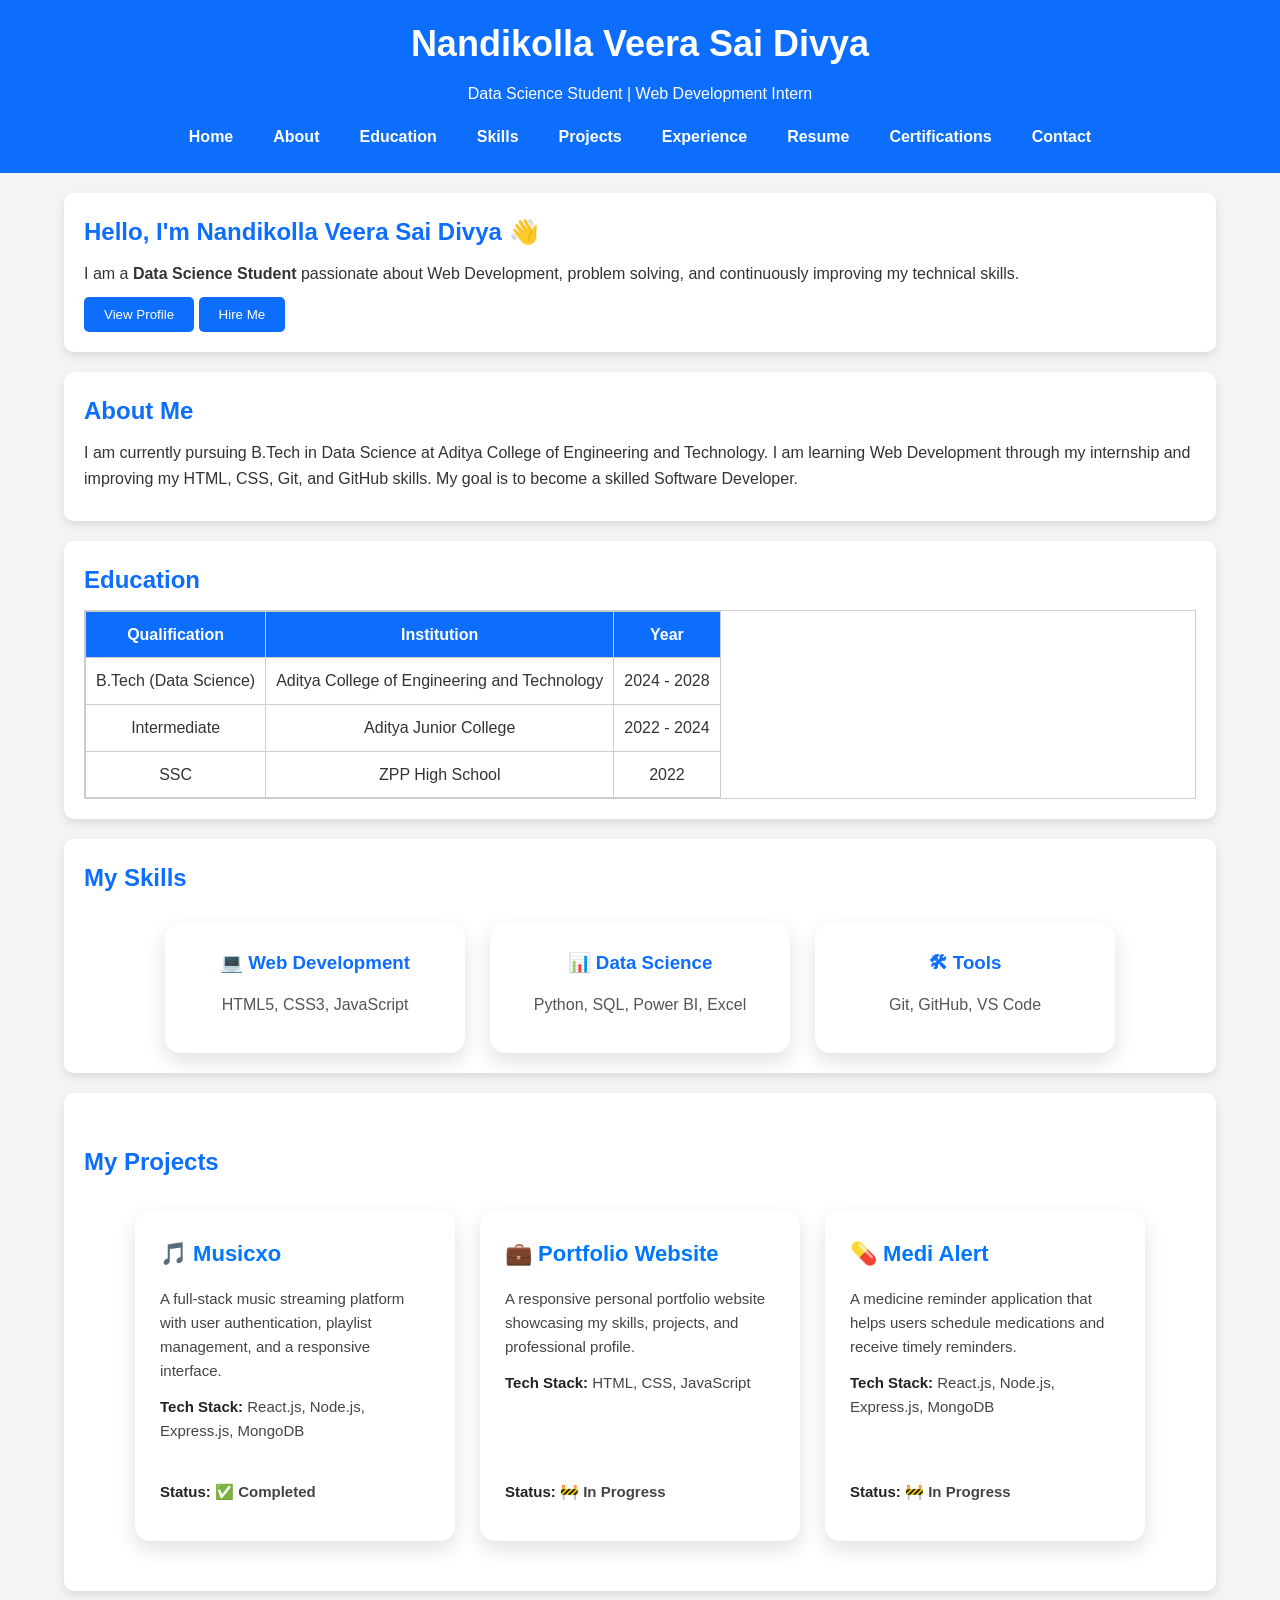
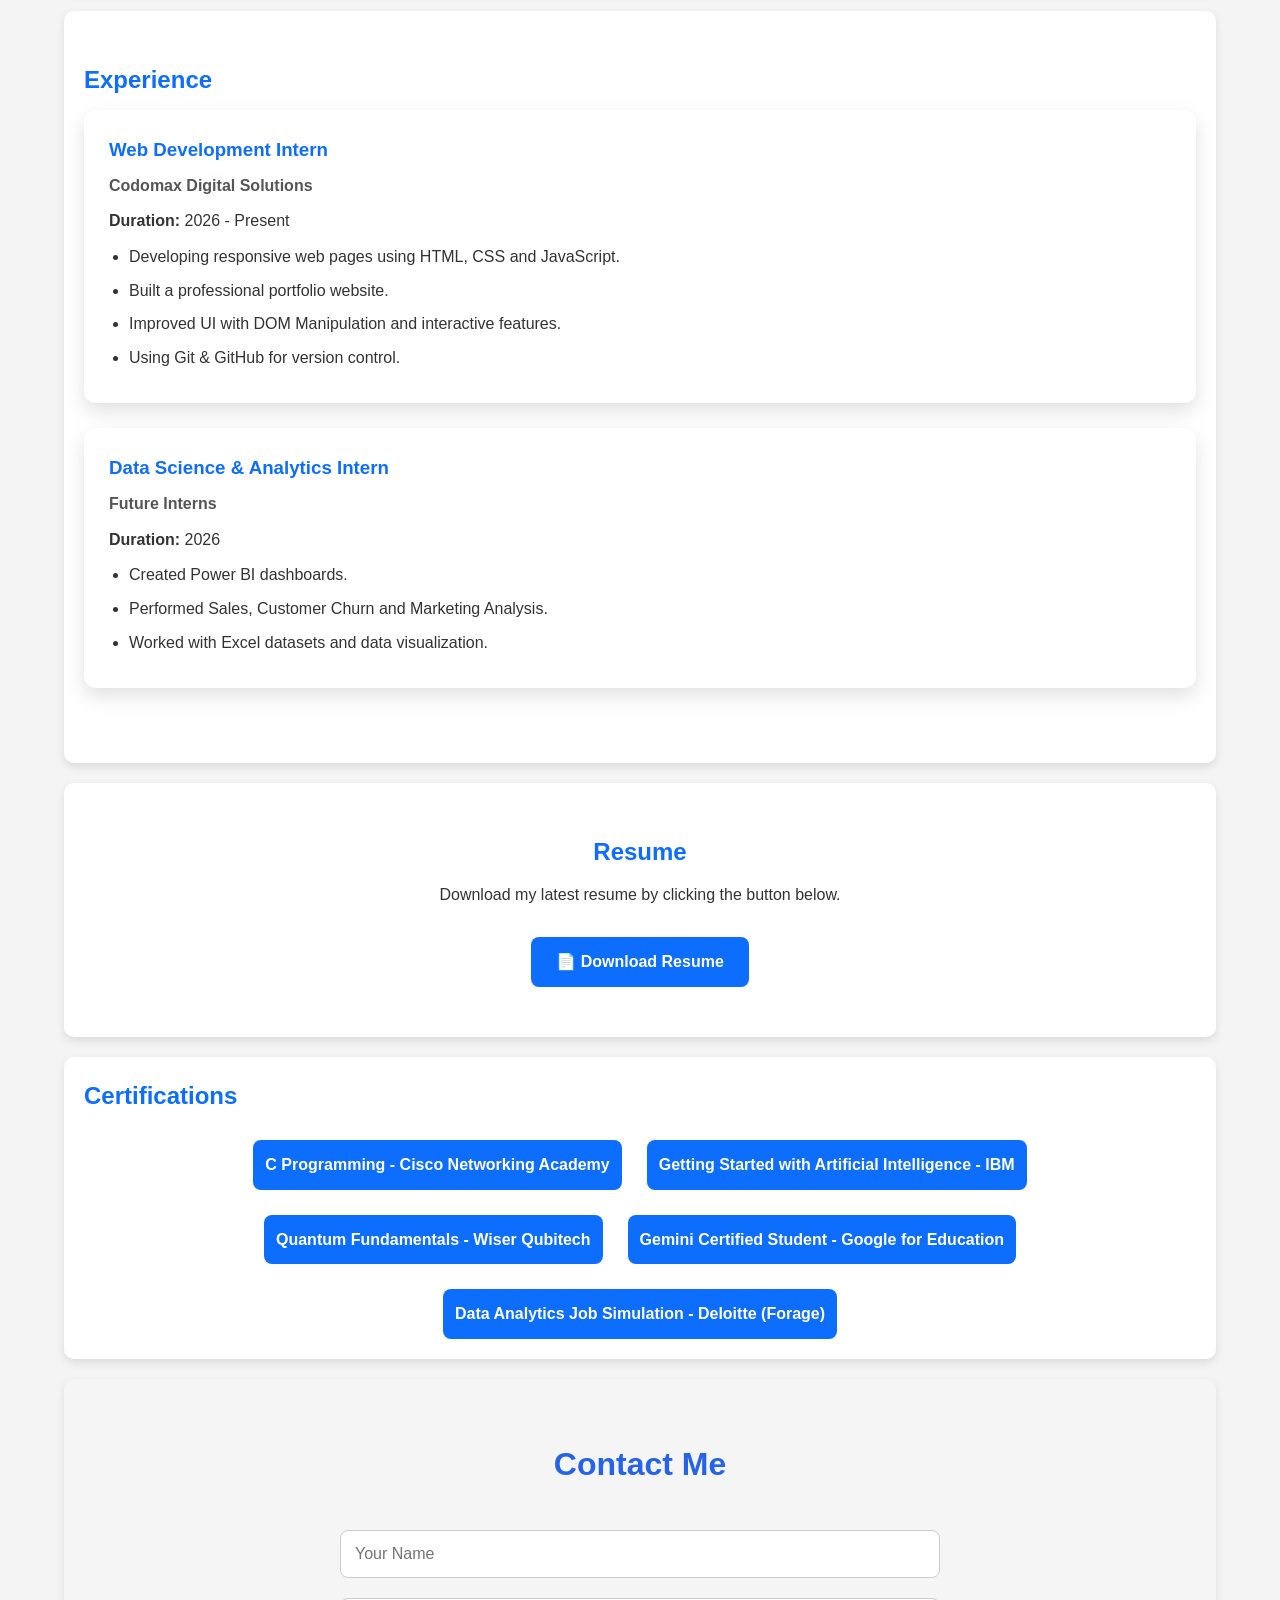
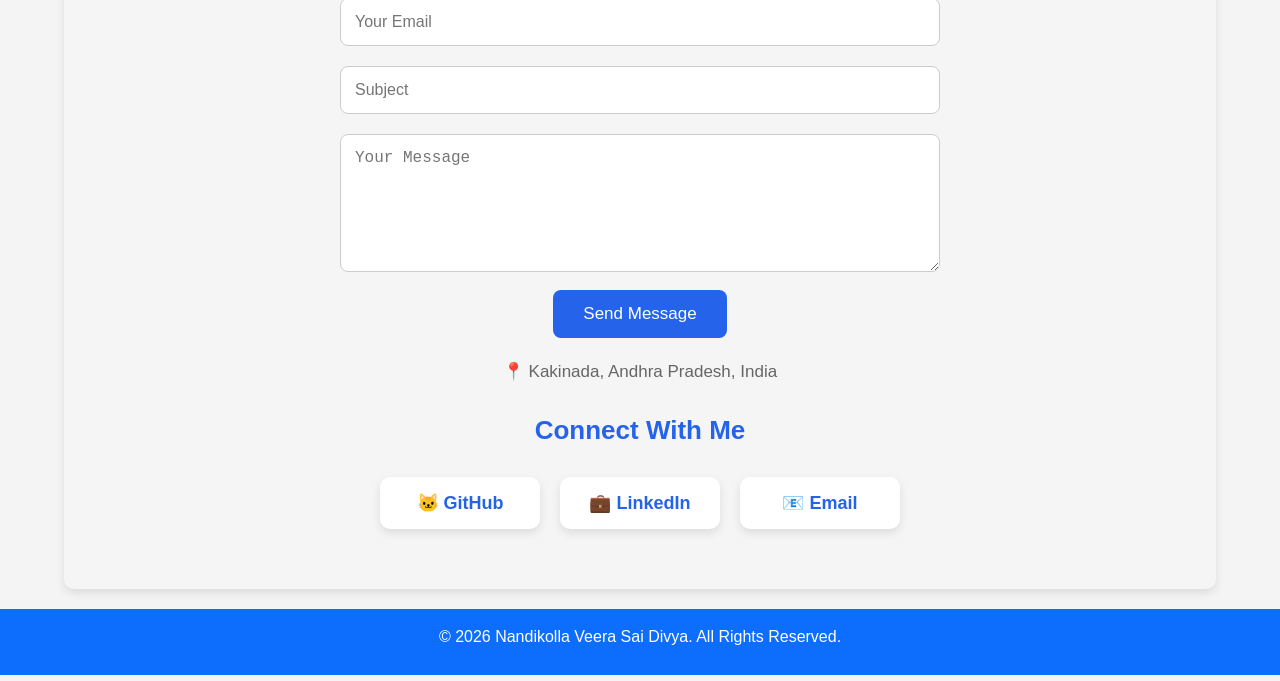
<file: index.html>
<!DOCTYPE html>
<html lang="en">

<head>
    <meta charset="UTF-8">
    <meta name="viewport" content="width=device-width, initial-scale=1.0">

    <title>Nandikolla Veera Sai Divya | Portfolio</title>

    <link rel="stylesheet" href="style.css">
</head>

<body>

    <!-- Header -->
    <header>
        <h1>Nandikolla Veera Sai Divya</h1>
        <p>Data Science Student | Web Development Intern</p>

        <nav>
            <a href="#home">Home</a>
            <a href="#about">About</a>
            <a href="#education">Education</a>
            <a href="#skills">Skills</a>
            <a href="#projects">Projects</a>
            <a href="#experience">Experience</a>
            <a href="#resume">Resume</a>
            <a href="#certifications">Certifications</a>
            <a href="#contact">Contact</a>
        </nav>
    </header>


    <main>

        <!-- Home / Hero Section -->
        <section id="home">

            <h2 id="heading">
                Hello, I'm Nandikolla Veera Sai Divya 👋
            </h2>

            <p id="welcomeMessage">
                I am a <strong>Data Science Student</strong> passionate about
                Web Development, problem solving, and continuously improving
                my technical skills.
            </p>

            <button id="welcomeBtn">View Profile</button>
            <button id="hireBtn">Hire Me</button>

        </section>


        <!-- About -->
        <section id="about">

            <h2>About Me</h2>

            <p>
                I am currently pursuing B.Tech in Data Science at Aditya College
                of Engineering and Technology. I am learning Web Development
                through my internship and improving my HTML, CSS, Git, and GitHub
                skills. My goal is to become a skilled Software Developer.
            </p>

        </section>


        <!-- Education -->
        <section id="education">

            <h2>Education</h2>

            <table>

                <tr>
                    <th>Qualification</th>
                    <th>Institution</th>
                    <th>Year</th>
                </tr>

                <tr>
                    <td>B.Tech (Data Science)</td>
                    <td>Aditya College of Engineering and Technology</td>
                    <td>2024 - 2028</td>
                </tr>

                <tr>
                    <td>Intermediate</td>
                    <td>Aditya Junior College</td>
                    <td>2022 - 2024</td>
                </tr>

                <tr>
                    <td>SSC</td>
                    <td>ZPP High School</td>
                    <td>2022</td>
                </tr>

            </table>

        </section>


        <!-- Skills -->
        <section id="skills">

            <h2>My Skills</h2>

            <div class="skills-container">

                <div class="skill-card">
                    <h3>💻 Web Development</h3>
                    <p>HTML5, CSS3, JavaScript</p>
                </div>

                <div class="skill-card">
                    <h3>📊 Data Science</h3>
                    <p>Python, SQL, Power BI, Excel</p>
                </div>

                <div class="skill-card">
                    <h3>🛠 Tools</h3>
                    <p>Git, GitHub, VS Code</p>
                </div>

            </div>

        </section>


        <!-- Projects -->
        <section id="projects">

            <h2>My Projects</h2>

            <div class="projects-container">

                <div class="project-card">

                    <h3>🎵 Musicxo</h3>

                    <p>
                        A full-stack music streaming platform with user
                        authentication, playlist management, and a responsive
                        interface.
                    </p>

                    <p>
                        <strong>Tech Stack:</strong>
                        React.js, Node.js, Express.js, MongoDB
                    </p>

                    <p>
                        <strong>Status:</strong> ✅ Completed
                    </p>

                </div>


                <div class="project-card">

                    <h3>💼 Portfolio Website</h3>

                    <p>
                        A responsive personal portfolio website showcasing my
                        skills, projects, and professional profile.
                    </p>

                    <p>
                        <strong>Tech Stack:</strong>
                        HTML, CSS, JavaScript
                    </p>

                    <p>
                        <strong>Status:</strong> 🚧 In Progress
                    </p>

                </div>


                <div class="project-card">

                    <h3>💊 Medi Alert</h3>

                    <p>
                        A medicine reminder application that helps users schedule
                        medications and receive timely reminders.
                    </p>

                    <p>
                        <strong>Tech Stack:</strong>
                        React.js, Node.js, Express.js, MongoDB
                    </p>

                    <p>
                        <strong>Status:</strong> 🚧 In Progress
                    </p>

                </div>

            </div>

        </section>


        <!-- Experience -->
        <section id="experience">

            <h2>Experience</h2>

            <div class="experience-card">

                <h3>Web Development Intern</h3>

                <h4>Codomax Digital Solutions</h4>

                <p>
                    <strong>Duration:</strong> 2026 - Present
                </p>

                <ul>
                    <li>
                        Developing responsive web pages using HTML, CSS and JavaScript.
                    </li>

                    <li>
                        Built a professional portfolio website.
                    </li>

                    <li>
                        Improved UI with DOM Manipulation and interactive features.
                    </li>

                    <li>
                        Using Git & GitHub for version control.
                    </li>
                </ul>

            </div>


            <div class="experience-card">

                <h3>Data Science & Analytics Intern</h3>

                <h4>Future Interns</h4>

                <p>
                    <strong>Duration:</strong> 2026
                </p>

                <ul>
                    <li>Created Power BI dashboards.</li>

                    <li>
                        Performed Sales, Customer Churn and Marketing Analysis.
                    </li>

                    <li>
                        Worked with Excel datasets and data visualization.
                    </li>
                </ul>

            </div>

        </section>


        <!-- Resume -->
        <section id="resume">

            <h2>Resume</h2>

            <p>
                Download my latest resume by clicking the button below.
            </p>

            <a href="resume.pdf" download class="resume-btn">
                📄 Download Resume
            </a>

        </section>


        <!-- Certifications -->
        <section id="certifications">

            <h2>Certifications</h2>

            <div class="skills-container">

                <div class="skill">
                    C Programming - Cisco Networking Academy
                </div>

                <div class="skill">
                    Getting Started with Artificial Intelligence - IBM
                </div>

                <div class="skill">
                    Quantum Fundamentals - Wiser Qubitech
                </div>

                <div class="skill">
                    Gemini Certified Student - Google for Education
                </div>

                <div class="skill">
                    Data Analytics Job Simulation - Deloitte (Forage)
                </div>

            </div>

        </section>


        <!-- Contact -->
        <section id="contact">

            <h2>Contact Me</h2>

            <form id="contactForm">

                <input
                    type="text"
                    id="name"
                    placeholder="Your Name"
                >

                <input
                    type="email"
                    id="email"
                    placeholder="Your Email"
                >

                <input
                    type="text"
                    id="subject"
                    placeholder="Subject"
                >

                <textarea
                    id="message"
                    rows="6"
                    placeholder="Your Message"
                ></textarea>

                <button type="submit">
                    Send Message
                </button>

                <p id="successMessage"></p>

            </form>


            <!-- Location -->
           <p class="location">
    📍 Kakinada, Andhra Pradesh, India
     </p>


            <!-- Social Links -->
            <h3>Connect With Me</h3>

            <div class="social-links">

                <a
                    href="https://github.com/divyanandhikolla"
                    target="_blank"
                >
                    🐱 GitHub
                </a>

                <a
                    href="https://www.linkedin.com/in/divya-nandikolla-b720b1340"
                    target="_blank"
                >
                    💼 LinkedIn
                </a>

                <a
                    href="mailto:divyanandhikolla@gmail.com"
                >
                    📧 Email
                </a>

            </div>

        </section>

    </main>


    <!-- Footer -->
    <footer>

        <p>
            © 2026 Nandikolla Veera Sai Divya. All Rights Reserved.
        </p>

    </footer>


    <!-- Scroll to Top Button -->
    <button id="topBtn">
        ⬆ Top
    </button>


    <!-- JavaScript File -->
    <script src="script.js"></script>

</body>

</html>
</file>
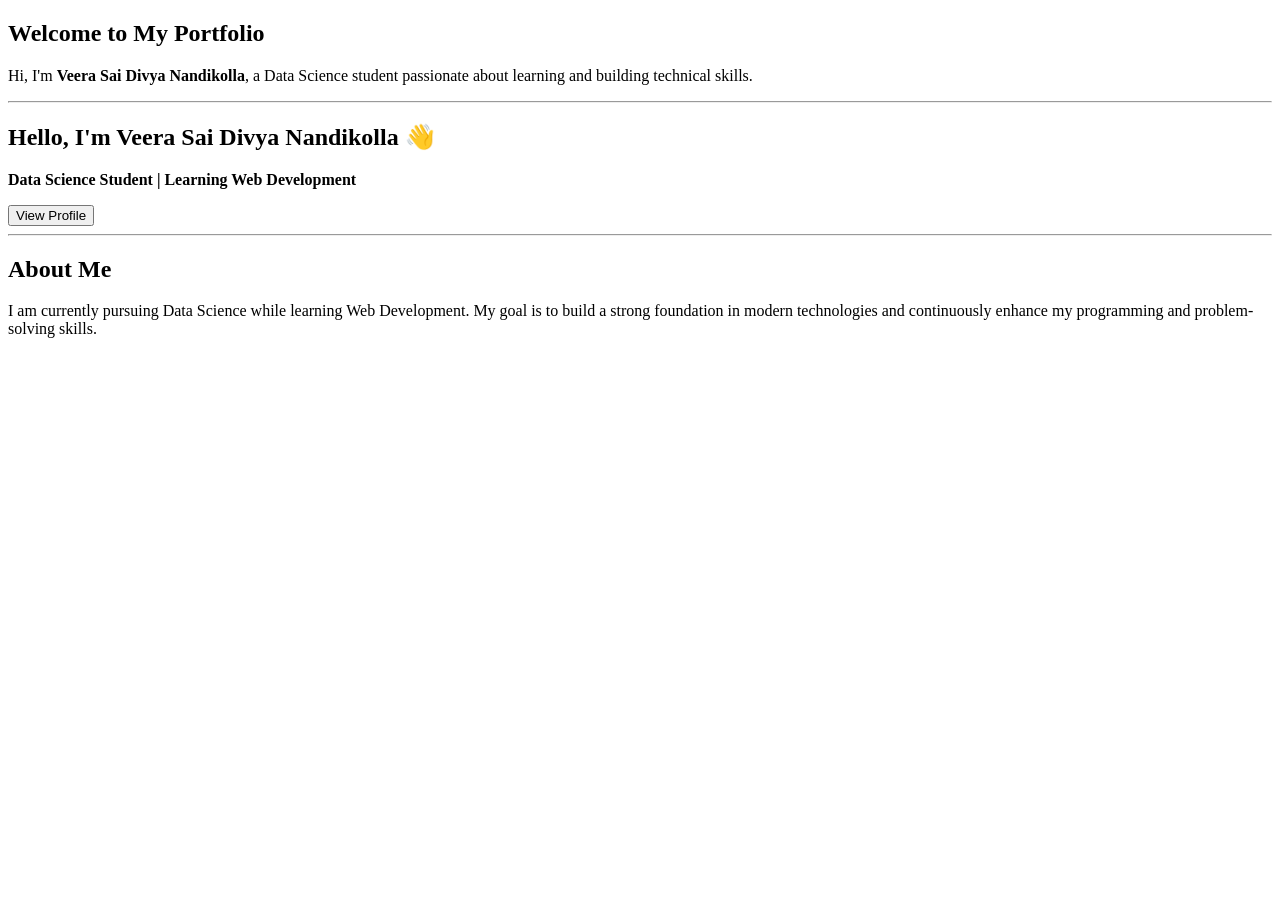
<file: Day2/index.html>
<!DOCTYPE html>
<html lang="en">
<head>
    <meta charset="UTF-8">
    <meta name="viewport" content="width=device-width, initial-scale=1.0">
    <title>Veera Sai Divya Nandikolla | Portfolio</title>
</head>
<body>

    <!-- Home Section -->
    <section>
        <h1>Welcome to My Portfolio</h1>
        <p>
            Hi, I'm <strong>Veera Sai Divya Nandikolla</strong>, a Data Science student
            passionate about learning and building technical skills.
        </p>
    </section>

    <hr>

    <!-- Hero Section -->
    <section>
        <h2>Hello, I'm Veera Sai Divya Nandikolla 👋</h2>
        <p><strong>Data Science Student | Learning Web Development</strong></p>
        <button>View Profile</button>
    </section>

    <hr>

    <!-- About Section -->
    <section>
        <h2>About Me</h2>
        <p>
            I am currently pursuing Data Science while learning Web Development.
            My goal is to build a strong foundation in modern technologies and
            continuously enhance my programming and problem-solving skills.
        </p>
    </section>

</body>
</html>
</file>
<file: style.css>
/* ===========================
   RESET
=========================== */
*{
    margin:0;
    padding:0;
    box-sizing:border-box;
}

html{
    scroll-behavior:smooth;
}

/* ===========================
   BODY
=========================== */
body{
    font-family:Arial, Helvetica, sans-serif;
    background:#f4f4f4;
    color:#333;
    line-height:1.6;
}

/* ===========================
   HEADER
=========================== */
header{
    background:#0d6efd;
    color:white;
    text-align:center;
    padding:15px;
    animation:fadeInUp 1s ease;
}

header h1{
    margin-bottom:8px;
    font-size:36px;
}

header p{
    margin-bottom:10px;
}

/* ===========================
   NAVIGATION
=========================== */
nav{
    display:flex;
    justify-content:center;
    align-items:center;
    flex-wrap:wrap;
    gap:10px;
    margin-top:10px;
}

nav a{
    text-decoration:none;
    color:white;
    font-weight:bold;
    padding:8px 15px;
    transition:0.3s;
}

nav a:hover{
    color:yellow;
}

/* ===========================
   SECTIONS
=========================== */
section{
    width:90%;
    max-width:1200px;
    margin:20px auto;
    padding:20px;
    background:white;
    border-radius:10px;
    box-shadow:0 4px 10px rgba(0,0,0,0.1);

    animation: fadeInUp 1s ease;
    animation-fill-mode: both;
}

/* ===========================
   HERO
=========================== */
#hero{
    display:flex;
    flex-direction:column;
    justify-content:center;
    align-items:center;
    text-align:center;
}

/* ===========================
   HEADINGS
=========================== */
h2{
    color:#0d6efd;
    margin-bottom:10px;
}

p{
    margin-bottom:10px;
}

/* ===========================
   IMAGES
=========================== */
img{
    max-width:100%;
    height:auto;
    display:block;
    margin:auto;
    border-radius:8px;
}

/* ===========================
   LIST
=========================== */
ul{
    margin-left:20px;
}

li{
    margin-bottom:8px;
}

/* ===========================
   SKILLS GRID
=========================== */
.skills-container{
    display:grid;
    grid-template-columns:repeat(4,1fr);
    gap:15px;
    margin-top:20px;
}

.skill{
    background:#0d6efd;
    color:white;
    padding:12px;
    text-align:center;
    border-radius:8px;
    font-weight:bold;
    transition:0.3s;
}

.skill:hover{
    background:#084298;
    transform:translateY(-3px);
}

/* ===========================
   TABLE
=========================== */
table{
    width:100%;
    border-collapse:collapse;
    overflow-x:auto;
    display:block;
}

table,th,td{
    border:1px solid #ccc;
}

th{
    background:#0d6efd;
    color:white;
}

th,td{
    padding:10px;
    text-align:center;
}

/* ===========================
   FORM
=========================== */
form{
    margin-top:10px;
}

input,
textarea{
    width:100%;
    padding:10px;
    margin-top:5px;
    margin-bottom:15px;
    border:1px solid #ccc;
    border-radius:5px;
    font-size:16px;
}

textarea{
    resize:vertical;
}

/* ===========================
BUTTONS
=========================== */

button,
input[type="submit"],
input[type="reset"] {
    background: #0d6efd;
    color: white;
    border: none;
    padding: 10px 20px;
    border-radius: 5px;
    cursor: pointer;
    transition: 0.3s;
}

button:hover,
input[type="submit"]:hover,
input[type="reset"]:hover {
    background: #084298;
}

/* ===========================
   FOOTER
=========================== */
footer{
    background:#0d6efd;
    color:white;
    text-align:center;
    padding:15px;
    margin-top:20px;
}

/* ===========================
   DESKTOP
=========================== */
@media (min-width:1024px){

    .skills-container{
        grid-template-columns:repeat(4,1fr);
    }

}

/* ===========================
   TABLET
=========================== */
 @media (min-width:768px) and (max-width:1023px){

    header h1{
        font-size:30px;
    }

    section{
        width:95%;
    }

    .skills-container{
        grid-template-columns:repeat(2,1fr);
    }

    body{
        font-size:17px;
    }

}

/* ===========================
   MOBILE
=========================== */
@media (max-width:767px){

    header{
        padding:15px;
    }

    header h1{
        font-size:24px;
    }

    header p{
        font-size:15px;
    }

    nav{
        flex-direction:column;
        gap:8px;
    }

    nav a{
        width:100%;
        text-align:center;
    }

    section{
        width:95%;
        margin:10px auto;
        padding:15px;
    }

    .skills-container{
        grid-template-columns:1fr;
    }

    button,
    input[type="submit"],
    input[type="reset"]{
        width:100%;
        margin-bottom:10px;
    }

    table{
        font-size:14px;
    }

}

/* ===========================
   SMALL MOBILE
=========================== */
@media (max-width:480px){

    header h1{
        font-size:20px;
    }

    header p{
        font-size:14px;
    }

    h2{
        font-size:22px;
    }

    p,
    li{
        font-size:15px;
    }

    .skills-container{
        grid-template-columns:1fr;
    }

}
/* ===========================
   DAY 7 - SCROLL TO TOP BUTTON
=========================== */

#topBtn{
    display:none;
    position:fixed;
    bottom:20px;
    right:20px;
    background:#0d6efd;
    color:white;
    border:none;
    padding:12px 16px;
    border-radius:50%;
    cursor:pointer;
    font-size:16px;
    box-shadow:0 4px 10px rgba(0,0,0,0.3);
    z-index:1000;
}

#topBtn:hover{
    background:#084298;
    transform:scale(1.1);
}
/* ===== Projects Section ===== */

#projects {
    padding: 50px 20px;
}

#projects h2 {
    margin-bottom: 30px;
}


.projects-container {
    display: flex;
    justify-content: center;
    align-items: stretch;
    gap: 25px;
    flex-wrap: wrap;
}


.project-card {
    width: 320px;
    min-height: 330px;
    background: #ffffff;
    padding: 25px;
    border-radius: 15px;

    box-shadow: 0 8px 20px rgba(0,0,0,0.12);

    transition: all 0.3s ease;

    display: flex;
    flex-direction: column;
    justify-content: space-between;
}


.project-card:hover {
    transform: translateY(-10px);
    box-shadow: 0 15px 30px rgba(0,119,255,0.25);
}


/* Project Title */

.project-card h3 {
    color: #0077ff;
    font-size: 22px;
    margin-bottom: 15px;
}


/* Description */

.project-card p {
    color: #444;
    line-height: 1.6;
    font-size: 15px;
    margin-bottom: 12px;
}


/* Tech Stack */

.project-card strong {
    color: #222;
}


/* Status */

.project-card p:last-child {
    font-weight: 600;
    margin-top: auto;
}


/* Mobile Responsive */

@media(max-width:768px){

    .projects-container {
        flex-direction: column;
        align-items: center;
    }

    .project-card {
        width: 90%;
    }

}
/* ===========================
   DAY 9 - EXPERIENCE SECTION
=========================== */

#experience{
    padding:50px 20px;
}

.experience-card{
    background:#ffffff;
    padding:25px;
    margin-bottom:25px;
    border-radius:12px;
    box-shadow:0 8px 20px rgba(0,0,0,0.12);
    transition:0.3s;
}

.experience-card:hover{
    transform:translateY(-8px);
    box-shadow:0 12px 25px rgba(13,110,253,0.25);
}

.experience-card h3{
    color:#0d6efd;
    margin-bottom:8px;
}

.experience-card h4{
    color:#555;
    margin-bottom:10px;
}

.experience-card ul{
    margin-top:10px;
    margin-left:20px;
}

/* ===========================
   DAY 9 - RESUME SECTION
=========================== */

#resume{
    text-align:center;
    padding:50px 20px;
}

.resume-btn{
    display:inline-block;
    margin-top:20px;
    padding:12px 25px;
    background:#0d6efd;
    color:white;
    text-decoration:none;
    border-radius:8px;
    font-weight:bold;
    transition:0.3s;
}

.resume-btn:hover{
    background:#084298;
    transform:translateY(-3px);
}

/* ===========================
   DAY 9 RESPONSIVE
=========================== */

@media(max-width:768px){

    .experience-card{
        padding:20px;
    }

    .resume-btn{
        width:100%;
        text-align:center;
    }

}
/* ===== Skills Cards ===== */

.skills-container{
    display:flex;
    justify-content:center;
    gap:25px;
    flex-wrap:wrap;
    margin-top:25px;
}

.skill-card{
    width:300px;
    background:#fff;
    padding:25px;
    border-radius:15px;
    box-shadow:0 8px 20px rgba(0,0,0,0.12);
    text-align:center;
    transition:0.3s;
}

.skill-card:hover{
    transform:translateY(-8px);
    box-shadow:0 12px 25px rgba(13,110,253,0.25);
}

.skill-card h3{
    color:#0d6efd;
    margin-bottom:15px;
}

.skill-card p{
    color:#555;
}
/* =========================
   Contact Section
========================= */

#contact {
    padding: 60px 10%;
    background: #f5f5f5;
    text-align: center;
}

#contact h2 {
    font-size: 32px;
    color: #2563eb;
    margin-bottom: 30px;
}

#contact form {
    max-width: 600px;
    margin: auto;
}

#contact input,
#contact textarea {
    width: 100%;
    padding: 14px;
    margin: 10px 0;
    border: 1px solid #ccc;
    border-radius: 8px;
    font-size: 16px;
    box-sizing: border-box;
}

#contact input:focus,
#contact textarea:focus {
    border-color: #2563eb;
    outline: none;
}

#contact button {
    background: #2563eb;
    color: white;
    border: none;
    padding: 14px 30px;
    border-radius: 8px;
    font-size: 17px;
    cursor: pointer;
    transition: 0.3s;
}

#contact button:hover {
    background: #1d4ed8;
    transform:translateY(-3px);
}
/* ===== Contact Location ===== */

.location{
    text-align:center;
    margin:20px 0;
    color:#666;
    font-size:17px;
}
 .social-links {
    margin-top: 25px;
    display: flex;
    justify-content: center;
    align-items: center;
    gap: 20px;
    flex-wrap: wrap;
}

.social-links a {
    display: inline-block;
    width: 160px;
    box-sizing: border-box;
    text-align: center;
    text-decoration: none;
    color: #2563eb;
    background: #ffffff;
    padding: 12px 20px;
    border-radius: 10px;
    font-size: 18px;
    font-weight: 600;
    box-shadow: 0 4px 10px rgba(0,0,0,0.1);
    transition: 0.3s ease;
}

.social-links a:hover {
    background: #2563eb;
    color: white;
    transform: scale(1.05);
}

#successMessage {
    margin-top: 15px;
    color: green;
    font-weight: bold;
}
#contact h3{
    color:#2563eb;
    font-size:26px;
    margin-top:25px;
    margin-bottom:15px;
}
/* ===========================
   DAY 11 ANIMATIONS
=========================== */

@keyframes fadeInUp{
    from{
        opacity:0;
        transform:translateY(40px);
    }

    to{
        opacity:1;
        transform:translateY(0);
    }
}

header{
    animation:fadeInUp 1s ease;
}

.project-card:hover{
    transform:translateY(-10px) scale(1.03);
}

.skill-card:hover{
    transform:translateY(-8px) scale(1.03);
}

.resume-btn:hover{
    transform:scale(1.05);
}

.social-links a{
    transition:0.3s ease;
}

.social-links a:hover{
    transform:scale(1.2);
}
#home h2{
    animation: fadeInUp 1.2s ease;
}

#home button:hover{
    transform: scale(1.05);
}
</file>
